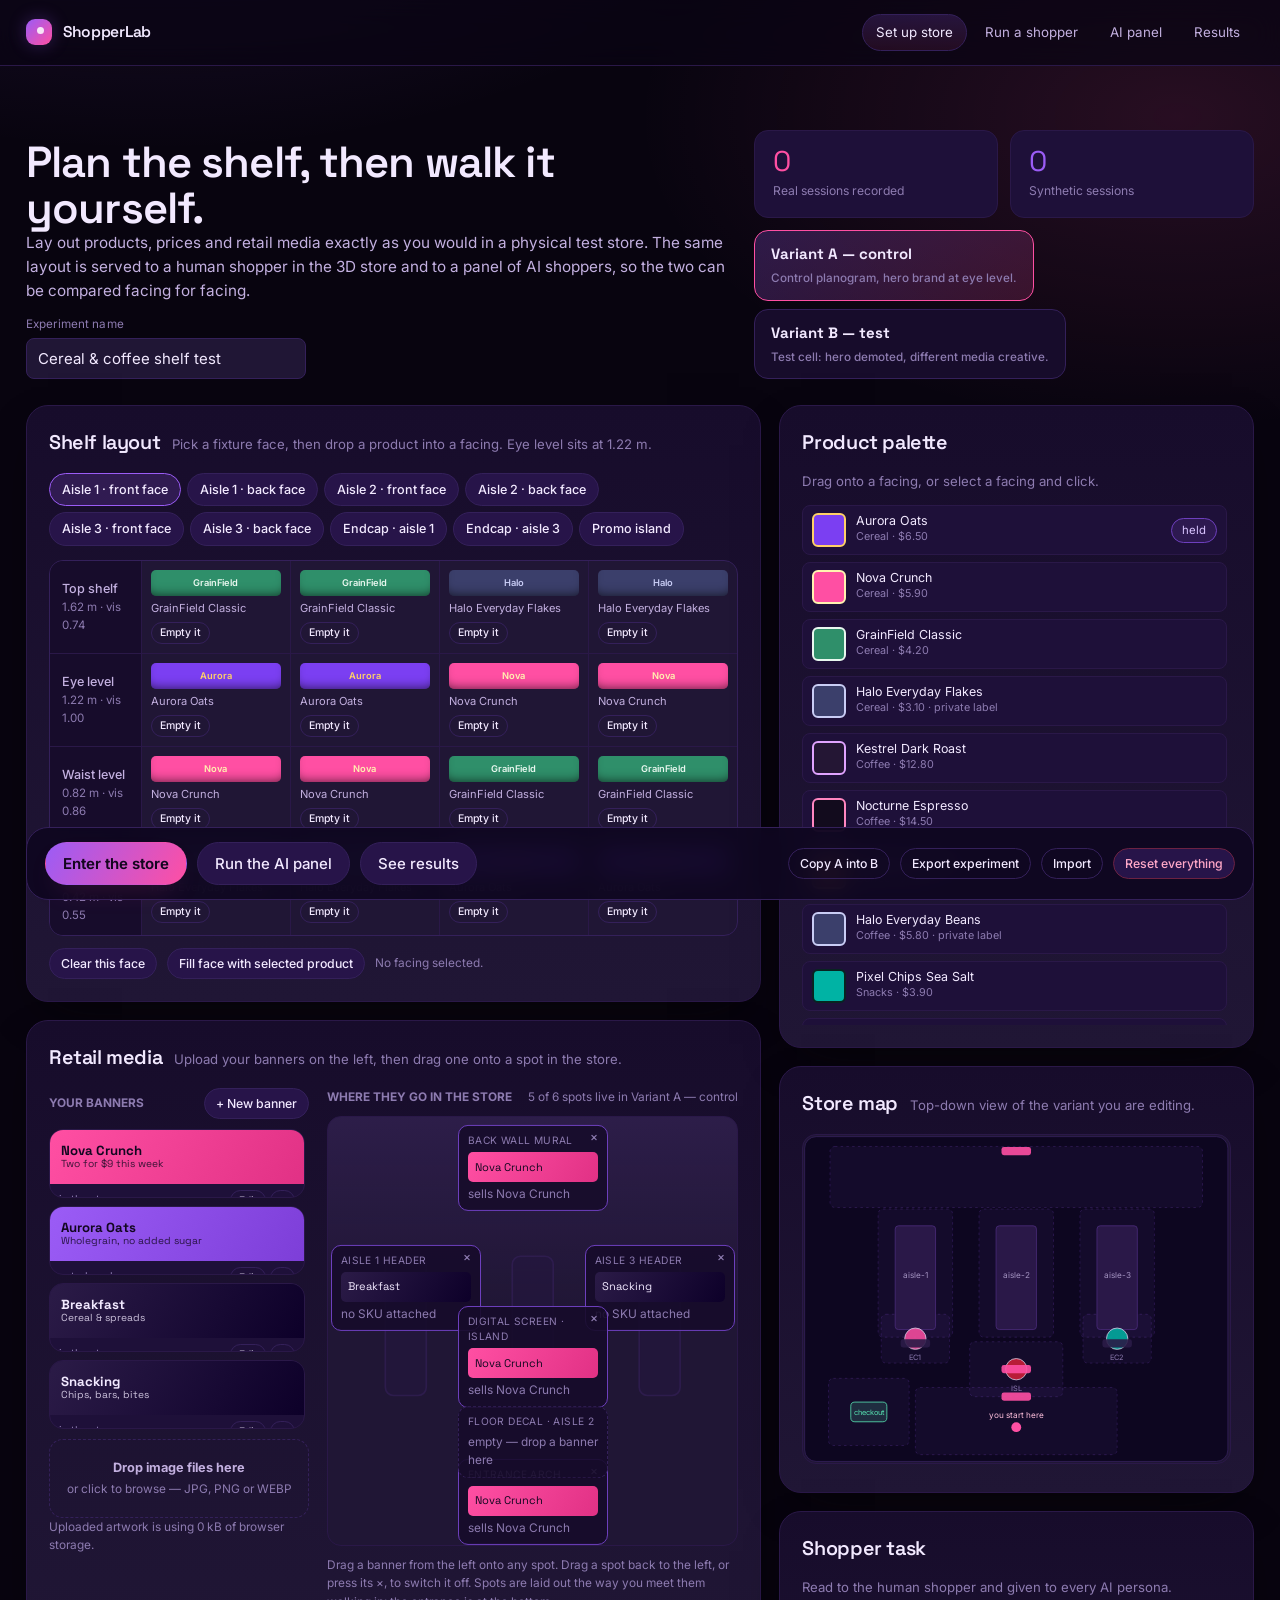
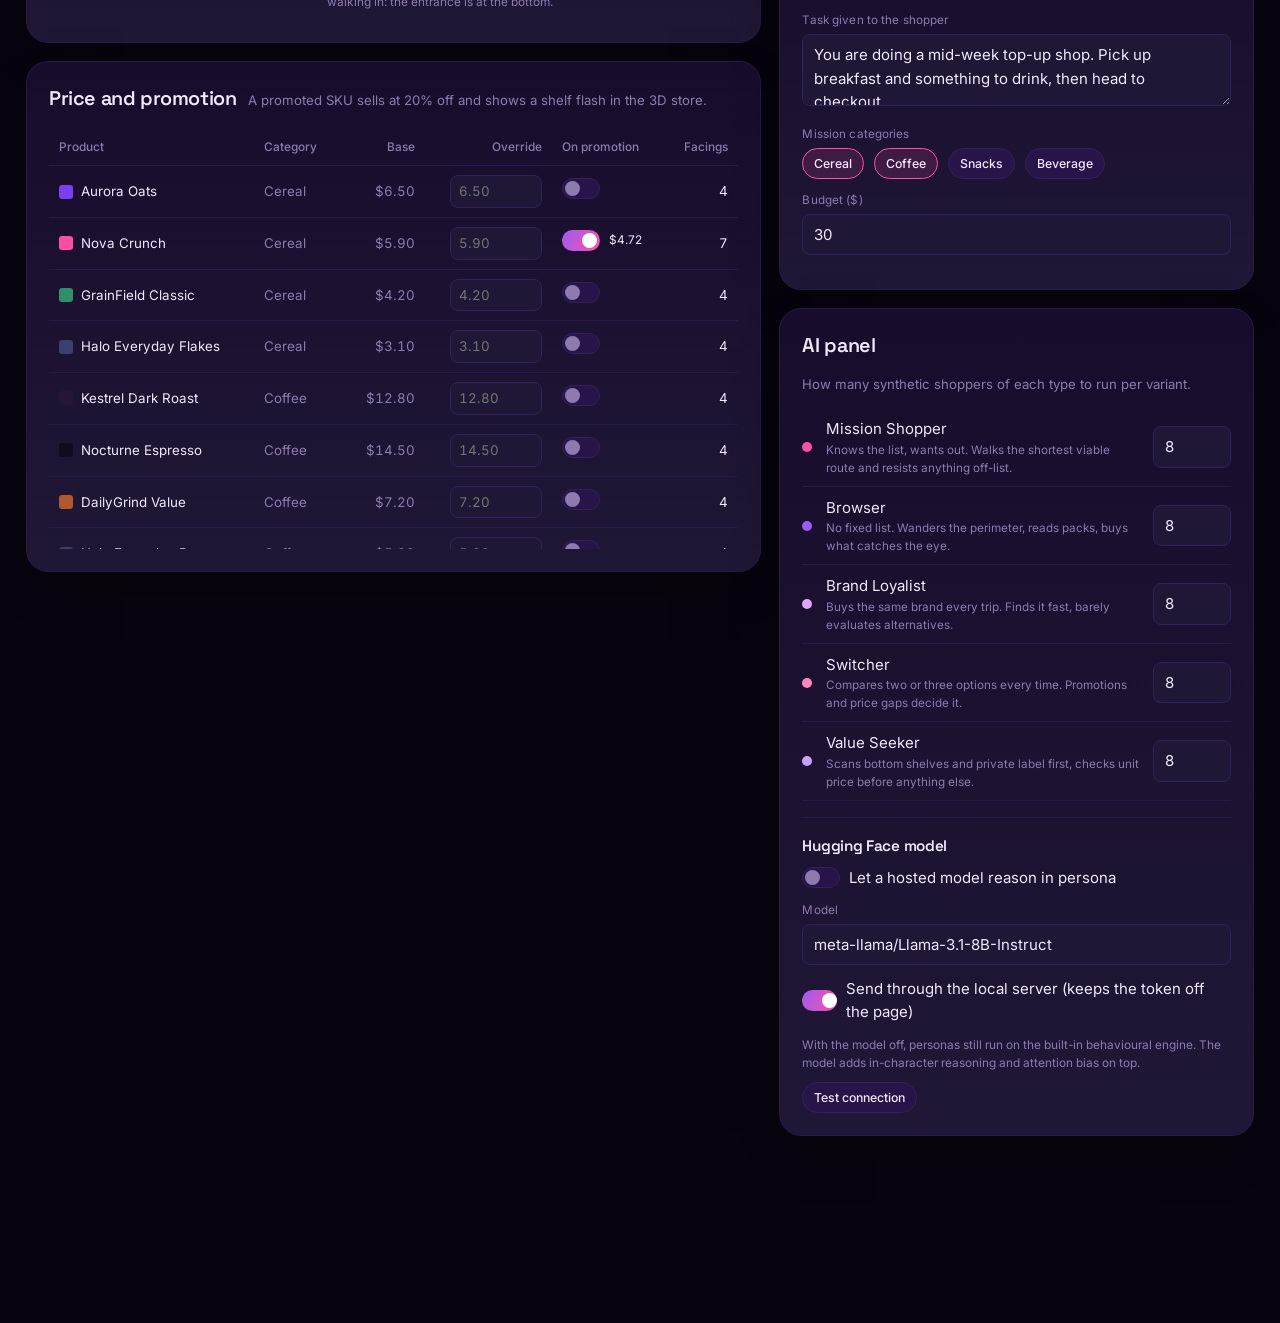
<file: index.html>
<!DOCTYPE html>
<html lang="en">
<head>
<meta charset="utf-8">
<meta name="viewport" content="width=device-width, initial-scale=1">
<title>ShopperLab — set up store</title>
<link rel="preconnect" href="https://fonts.googleapis.com">
<link rel="preconnect" href="https://fonts.gstatic.com" crossorigin>
<link href="https://fonts.googleapis.com/css2?family=Inter:wght@400;500;600&family=Space+Grotesk:wght@500;600;700&display=swap" rel="stylesheet">
<link rel="stylesheet" href="assets/css/theme.css">
<style>
  .hero {
    display: grid;
    grid-template-columns: minmax(0, 1.4fr) minmax(0, 1fr);
    gap: 28px;
    align-items: end;
    padding: 34px 0 26px;
  }
  .hero .lede { color: var(--text-2); font-size: 1.02rem; }
  .variant-switch { display: flex; gap: 8px; flex-wrap: wrap; }
  .variant-switch button {
    border-radius: var(--r-md);
    padding: 11px 16px;
    text-align: left;
    min-width: 168px;
    background: var(--panel);
  }
  .variant-switch button[data-on="1"] {
    border-color: var(--pink);
    background: linear-gradient(140deg, rgba(155,92,246,.24), rgba(255,79,163,.16));
  }
  .variant-switch button b { display: block; font-family: var(--display); }
  .variant-switch button span { font-size: .78rem; color: var(--muted); }

  .bay-tabs { display: flex; gap: 6px; flex-wrap: wrap; margin-bottom: 14px; }
  .bay-tabs button { padding: 6px 12px; font-size: .84rem; }
  .bay-tabs button[data-on="1"] { border-color: var(--violet); background: rgba(155,92,246,.18); }

  .shelf-face { border: 1px solid var(--line); border-radius: var(--r-md); overflow: hidden; background: var(--deep); }
  .shelf-row { display: grid; grid-template-columns: 92px repeat(var(--slots, 4), minmax(0, 1fr)); gap: 0; border-bottom: 1px solid var(--line-soft); }
  .shelf-row:last-child { border-bottom: 0; }
  .shelf-row > .lvl {
    padding: 10px 12px;
    font-size: .77rem;
    color: var(--muted);
    background: var(--panel);
    border-right: 1px solid var(--line-soft);
    display: flex; flex-direction: column; justify-content: center;
  }
  .shelf-row > .lvl b { color: var(--text-2); font-weight: 500; font-size: .84rem; }
  .slot {
    min-height: 74px;
    padding: 9px;
    border-right: 1px solid var(--line-soft);
    cursor: pointer;
    display: flex; flex-direction: column; gap: 6px;
    background: transparent;
    transition: background .14s;
  }
  .slot:last-child { border-right: 0; }
  .slot:hover { background: rgba(155,92,246,.09); }
  .slot[data-sel="1"] { box-shadow: inset 0 0 0 2px var(--pink); }
  .slot.drag-over { background: rgba(255,79,163,.16); }
  .slot .pack {
    height: 26px; border-radius: 5px;
    box-shadow: inset 0 -8px 12px -8px rgba(0,0,0,.7);
    display: flex; align-items: center; justify-content: center;
    font-size: .62rem; color: rgba(255,255,255,.9); font-weight: 600;
  }
  .slot .nm { font-size: .74rem; line-height: 1.25; color: var(--text-2); }
  .slot.empty { color: var(--muted); font-size: .74rem; align-items: center; justify-content: center; }

  .palette { display: flex; flex-direction: column; gap: 7px; max-height: 520px; overflow: auto; padding-right: 4px; }
  .pal-item {
    display: grid; grid-template-columns: 34px minmax(0,1fr) auto;
    gap: 10px; align-items: center;
    padding: 7px 9px;
    border: 1px solid var(--line-soft);
    border-radius: var(--r-sm);
    background: var(--panel-2);
    cursor: grab;
  }
  .pal-item:hover { border-color: var(--violet-dim); }
  .pal-item .sw { width: 34px; height: 34px; border-radius: 6px; }
  .pal-item .nm { font-size: .83rem; line-height: 1.2; }
  .pal-item .meta { font-size: .72rem; color: var(--muted); }

  .media-layout { display: grid; grid-template-columns: 260px minmax(0, 1fr); gap: 18px; align-items: start; }
  @media (max-width: 860px) { .media-layout { grid-template-columns: 1fr; } }

  .creative-list { display: flex; flex-direction: column; gap: 8px; max-height: 300px; overflow: auto; padding-right: 4px; }
  .creative {
    border: 1px solid var(--line-soft); border-radius: var(--r-md);
    background: var(--panel-2); cursor: grab; overflow: hidden;
  }
  .creative:hover { border-color: var(--violet); }
  .creative[data-active="1"] { border-color: var(--pink); }
  .creative .thumb {
    height: 54px; background-size: cover; background-position: center;
    display: flex; flex-direction: column; justify-content: center;
    padding: 0 11px; font-family: var(--display); line-height: 1.1;
  }
  .creative .thumb b { font-size: .88rem; }
  .creative .thumb span { font-size: .68rem; opacity: .82; }
  .creative .foot { display: flex; justify-content: space-between; align-items: center; gap: 6px; padding: 6px 9px; font-size: .72rem; color: var(--muted); }
  .creative .foot button { padding: 2px 8px; font-size: .68rem; }

  .dropzone-upload {
    display: flex; flex-direction: column; gap: 3px; align-items: center; justify-content: center;
    margin-top: 10px; padding: 18px 12px; text-align: center; cursor: pointer;
    border: 1px dashed var(--line); border-radius: var(--r-md); color: var(--text-2);
  }
  .dropzone-upload.over { border-color: var(--pink); background: rgba(255,79,163,.1); }
  .dropzone-upload b { font-size: .85rem; }

  .store-board {
    position: relative; border: 1px solid var(--line-soft); border-radius: var(--r-md);
    background:
      linear-gradient(180deg, rgba(155,92,246,.10), transparent 45%),
      var(--deep);
    height: 430px; overflow: hidden;
  }
  .store-board .floorplan { position: absolute; inset: 0; opacity: .5; }
  .spot {
    position: absolute; transform: translate(-50%, -50%);
    width: 150px; min-height: 62px;
    border: 1px dashed var(--line); border-radius: 10px;
    background: rgba(23,12,43,.9);
    padding: 7px 9px; font-size: .72rem; color: var(--muted);
    display: flex; flex-direction: column; gap: 3px; justify-content: center;
    transition: border-color .15s, background .15s;
  }
  .spot .where { font-size: .68rem; letter-spacing: .04em; text-transform: uppercase; color: var(--muted); }
  .spot.filled { border-style: solid; border-color: var(--violet-dim); cursor: grab; }
  .spot.over { border-color: var(--pink); background: rgba(255,79,163,.18); }
  .spot .art { height: 30px; border-radius: 5px; background-size: cover; background-position: center;
               display: flex; align-items: center; padding: 0 7px; font-family: var(--display); font-size: .74rem; overflow: hidden; }
  .spot .kill { position: absolute; top: 3px; right: 4px; border: 0; background: transparent; color: var(--muted); padding: 2px 5px; font-size: .8rem; line-height: 1; }
  .spot .kill:hover { color: var(--pink); background: transparent; }

  .price-table td input[type="number"] { width: 92px; padding: 5px 8px; }
  .persona-row { display: grid; grid-template-columns: 12px minmax(0,1fr) 78px; gap: 12px; align-items: center; padding: 9px 0; border-bottom: 1px solid var(--line-soft); }
  .persona-row .dot { width: 10px; height: 10px; border-radius: 50%; }
  .persona-row .blurb { font-size: .78rem; color: var(--muted); }

  .map { width: 100%; height: auto; border: 1px solid var(--line-soft); border-radius: var(--r-md); background: var(--deep); }
  .sticky-actions {
    position: sticky; bottom: 0; margin-top: 24px;
    display: flex; gap: 10px; flex-wrap: wrap; align-items: center;
    padding: 14px 18px; border: 1px solid var(--line);
    border-radius: var(--r-lg);
    background: rgba(15, 7, 32, .92); backdrop-filter: blur(12px);
    z-index: 20;
  }
  @media (max-width: 900px) { .hero { grid-template-columns: 1fr; } }
</style>
</head>
<body class="app">

<header class="topbar">
  <a class="brand" href="index.html"><span class="mark"></span> ShopperLab</a>
  <nav class="nav"></nav>
</header>

<main class="wrap wide">

  <section class="hero">
    <div>
      <h1>Plan the shelf, then walk it yourself.</h1>
      <p class="lede">Lay out products, prices and retail media exactly as you would in a physical test store.
        The same layout is served to a human shopper in the 3D store and to a panel of AI shoppers, so the two
        can be compared facing for facing.</p>
      <div class="row">
        <label class="field" style="margin:0;min-width:280px">
          <span>Experiment name</span>
          <input type="text" id="expName">
        </label>
      </div>
    </div>
    <div>
      <div class="grid c2" style="gap:12px">
        <div class="stat accent-real"><div class="k" id="statReal">0</div><div class="l">Real sessions recorded</div></div>
        <div class="stat accent-synth"><div class="k" id="statSynth">0</div><div class="l">Synthetic sessions</div></div>
      </div>
      <div style="margin-top:12px" class="variant-switch" id="variantSwitch"></div>
    </div>
  </section>

  <div class="grid split">
    <div>
      <section class="panel">
        <header>
          <h2>Shelf layout</h2>
          <p>Pick a fixture face, then drop a product into a facing. Eye level sits at 1.22 m.</p>
        </header>
        <div class="bay-tabs" id="bayTabs"></div>
        <div class="shelf-face" id="shelfFace"></div>
        <div class="row" style="margin-top:12px">
          <button class="small" id="clearFace">Clear this face</button>
          <button class="small" id="fillFace">Fill face with selected product</button>
          <span class="tiny muted" id="slotHint">No facing selected.</span>
        </div>
      </section>

      <section class="panel">
        <header>
          <h2>Retail media</h2>
          <p>Upload your banners on the left, then drag one onto a spot in the store.</p>
        </header>

        <div class="media-layout">
          <div>
            <div class="spread" style="margin-bottom:10px">
              <b class="tiny muted">YOUR BANNERS</b>
              <button class="small" id="addCreative">+ New banner</button>
            </div>
            <div id="creativeList" class="creative-list"></div>
            <label class="dropzone-upload" id="uploadZone">
              <input type="file" id="bannerFile" accept="image/*" multiple hidden>
              <b>Drop image files here</b>
              <span class="tiny muted">or click to browse — JPG, PNG or WEBP</span>
            </label>
            <p class="tiny muted" id="storageNote"></p>
          </div>

          <div>
            <div class="spread" style="margin-bottom:10px">
              <b class="tiny muted">WHERE THEY GO IN THE STORE</b>
              <span class="tiny muted" id="mediaCount"></span>
            </div>
            <div class="store-board" id="storeBoard"></div>
            <p class="tiny muted" style="margin-top:10px">
              Drag a banner from the left onto any spot. Drag a spot back to the left, or press its ×, to switch it off.
              Spots are laid out the way you meet them walking in: the entrance is at the bottom.
            </p>
          </div>
        </div>

        <div id="creativeEditor" hidden></div>
      </section>

      <section class="panel">
        <header>
          <h2>Price and promotion</h2>
          <p>A promoted SKU sells at 20% off and shows a shelf flash in the 3D store.</p>
        </header>
        <div style="max-height:420px;overflow:auto">
          <table class="price-table">
            <thead><tr><th>Product</th><th>Category</th><th class="num">Base</th><th class="num">Override</th><th>On promotion</th><th class="num">Facings</th></tr></thead>
            <tbody id="priceBody"></tbody>
          </table>
        </div>
      </section>
    </div>

    <div>
      <section class="panel">
        <header><h2>Product palette</h2><p>Drag onto a facing, or select a facing and click.</p></header>
        <div class="palette" id="palette"></div>
      </section>

      <section class="panel">
        <header><h2>Store map</h2><p>Top-down view of the variant you are editing.</p></header>
        <svg class="map" id="storeMap" viewBox="0 0 520 400" role="img" aria-label="Top-down store map"></svg>
      </section>

      <section class="panel">
        <header><h2>Shopper task</h2><p>Read to the human shopper and given to every AI persona.</p></header>
        <label class="field"><span>Task given to the shopper</span><textarea id="taskText"></textarea></label>
        <label class="field"><span>Mission categories</span><div class="row" id="missionCats"></div></label>
        <label class="field"><span>Budget ($)</span><input type="number" id="budget" min="0" step="1"></label>
      </section>

      <section class="panel">
        <header><h2>AI panel</h2><p>How many synthetic shoppers of each type to run per variant.</p></header>
        <div id="personaList"></div>
        <hr class="divider">
        <h3 style="margin-bottom:8px">Hugging Face model</h3>
        <label class="switch" style="margin-bottom:12px"><input type="checkbox" id="hfEnabled"> <span>Let a hosted model reason in persona</span></label>
        <label class="field"><span>Model</span><input type="text" id="hfModel" placeholder="meta-llama/Llama-3.1-8B-Instruct"></label>
        <label class="switch" style="margin-bottom:12px"><input type="checkbox" id="hfProxy"> <span>Send through the local server (keeps the token off the page)</span></label>
        <label class="field" id="tokenField"><span>Access token (browser-side only)</span><input type="password" id="hfToken" placeholder="hf_..."></label>
        <p class="tiny muted">With the model off, personas still run on the built-in behavioural engine. The model adds
          in-character reasoning and attention bias on top.</p>
        <button class="small" id="hfTest">Test connection</button>
        <span class="tiny" id="hfStatus"></span>
      </section>
    </div>
  </div>

  <div class="sticky-actions">
    <a class="btn btn-primary" href="store.html">Enter the store</a>
    <a class="btn" href="simulate.html">Run the AI panel</a>
    <a class="btn" href="results.html">See results</a>
    <span style="flex:1"></span>
    <button class="small ghost" id="dupVariant">Copy A into B</button>
    <button class="small ghost" id="exportBtn">Export experiment</button>
    <button class="small ghost" id="importBtn">Import</button>
    <button class="small danger" id="resetBtn">Reset everything</button>
    <input type="file" id="importFile" accept="application/json" hidden>
  </div>
</main>

<script type="module" src="assets/js/setup/setup.js"></script>
</body>
</html>
</file>
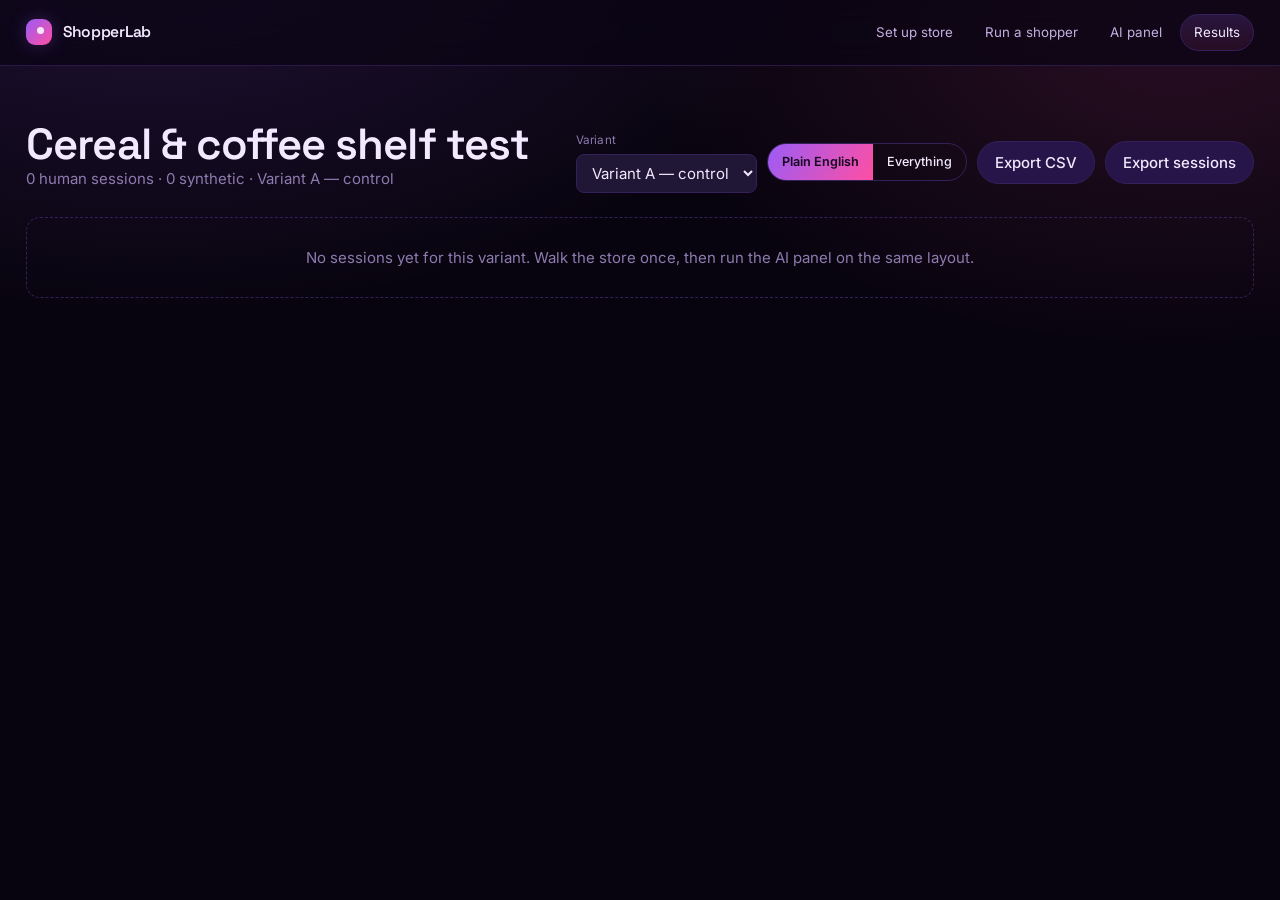
<file: results.html>
<!DOCTYPE html>
<html lang="en">
<head>
<meta charset="utf-8">
<meta name="viewport" content="width=device-width, initial-scale=1">
<title>ShopperLab — results</title>
<link rel="preconnect" href="https://fonts.googleapis.com">
<link rel="preconnect" href="https://fonts.gstatic.com" crossorigin>
<link href="https://fonts.googleapis.com/css2?family=Inter:wght@400;500;600&family=Space+Grotesk:wght@500;600;700&display=swap" rel="stylesheet">
<link rel="stylesheet" href="assets/css/theme.css">
<style>
  .fidelity {
    display: grid; grid-template-columns: 220px minmax(0,1fr); gap: 30px; align-items: center;
  }
  @media (max-width: 760px) { .fidelity { grid-template-columns: 1fr; } }
  .dial { position: relative; width: 210px; height: 210px; }
  .dial svg { transform: rotate(-90deg); }
  .dial .val {
    position: absolute; inset: 0; display: grid; place-content: center; text-align: center;
  }
  .dial .val b { font-family: var(--display); font-size: 3.1rem; line-height: 1; letter-spacing: -.04em; }
  .dial .val span { font-size: .78rem; color: var(--muted); }

  .comp { display: grid; grid-template-columns: minmax(0,1fr) 64px; gap: 12px; align-items: center; padding: 7px 0; }
  .comp .track { height: 8px; border-radius: 999px; background: var(--raise); overflow: hidden; }
  .comp .track > i { display: block; height: 100%; background: linear-gradient(90deg, var(--pink), var(--violet)); }
  .comp .lbl { font-size: .86rem; }
  .comp .det { font-size: .74rem; color: var(--muted); }
  .comp .num { text-align: right; font-variant-numeric: tabular-nums; font-size: .9rem; }

  .paired { display: grid; grid-template-columns: 190px minmax(0,1fr) 96px; gap: 12px; align-items: center; padding: 7px 0; border-bottom: 1px solid var(--line-soft); }
  .paired .name { font-size: .85rem; display: flex; align-items: center; gap: 8px; }
  .paired .name i { width: 10px; height: 10px; border-radius: 3px; display: inline-block; }
  .paired .bars { display: grid; gap: 4px; }
  .paired .delta { text-align: right; font-size: .8rem; font-variant-numeric: tabular-nums; }
  @media (max-width: 700px) { .paired { grid-template-columns: 120px minmax(0,1fr) 66px; } }

  .insight { border: 1px solid var(--line-soft); border-left-width: 3px; border-radius: var(--r-md); padding: 14px 16px; background: var(--panel-2); }
  .insight.win { border-left-color: var(--ok); }
  .insight.watch { border-left-color: var(--warn); }
  .insight.risk { border-left-color: var(--pink); }
  .insight.info { border-left-color: var(--violet); }
  .insight h3 { font-size: .98rem; margin-bottom: 5px; }
  .insight p { font-size: .87rem; color: var(--text-2); margin: 0 0 6px; }
  .legend { display: flex; gap: 16px; font-size: .8rem; color: var(--muted); }
  .seg { display: inline-flex; border: 1px solid var(--line); border-radius: 999px; overflow: hidden; }
  .seg button { border: 0; border-radius: 0; background: transparent; padding: 8px 14px; font-size: .84rem; }
  .seg button.on { background: linear-gradient(120deg, var(--violet), var(--pink)); color: #14061f; font-weight: 600; }
  body.simple .advanced { display: none; }
  body.simple .comp .det { display: none; }
  .verdict-panel { border-color: var(--line); background: linear-gradient(150deg, rgba(255,79,163,.12), rgba(155,92,246,.10)), var(--panel); }
  .verdict-line { font-size: 1.02rem; line-height: 1.6; color: var(--text); margin-bottom: 10px; }
  .verdict-line:last-child { margin-bottom: 0; }
  .verdict-line b { color: var(--pink); font-weight: 600; }
  .comp .plain { font-size: .78rem; color: var(--text-2); }
  .legend i { width: 10px; height: 10px; border-radius: 3px; display: inline-block; margin-right: 6px; }
</style>
</head>
<body class="app simple">
<header class="topbar">
  <a class="brand" href="index.html"><span class="mark"></span> ShopperLab</a>
  <nav class="nav"></nav>
</header>

<main class="wrap wide">
  <section style="padding:26px 0 14px" class="spread">
    <div>
      <h1 id="expTitle">Results</h1>
      <p class="muted" id="subtitle"></p>
    </div>
    <div class="row">
      <label class="field" style="margin:0"><span>Variant</span><select id="variantSel"></select></label>
      <div class="seg" id="detailToggle">
        <button data-mode="simple" class="on">Plain English</button>
        <button data-mode="full">Everything</button>
      </div>
      <button id="exportCsv">Export CSV</button>
      <button id="exportJson">Export sessions</button>
    </div>
  </section>

  <div id="emptyState" class="empty" hidden>
    No sessions yet for this variant. Walk the store once, then run the AI panel on the same layout.
  </div>

  <div id="content">
    <section class="panel verdict-panel">
      <header><h2>The short version</h2><p>Everything below in three sentences.</p></header>
      <div id="verdict"></div>
    </section>

    <section class="panel">
      <header><h2>Can the AI shoppers stand in for people?</h2>
        <p>One score, built from six independent agreements between the two panels.</p></header>
      <div class="fidelity">
        <div class="dial" id="dial"></div>
        <div>
          <h3 id="gradeLabel" style="margin-bottom:4px"></h3>
          <p class="muted tiny" id="gradeNote" style="margin-bottom:14px"></p>
          <div id="components"></div>
        </div>
      </div>
    </section>

    <div class="grid c4" id="headline" style="margin-top:18px"></div>

    <section class="panel">
      <header>
        <h2>What shoppers looked at</h2>
        <p>Longer bar means more time spent looking at that product. Pink is real people, purple is the AI panel — if the two bars are about the same length, the AI got that product right.</p>
        <span class="legend" style="margin-left:auto"><span><i style="background:var(--pink)"></i>real</span><span><i style="background:var(--violet)"></i>synthetic</span></span>
      </header>
      <div id="attentionChart"></div>
    </section>

    <div class="grid c2">
      <section class="panel">
        <header><h2>What shoppers bought</h2><p>Share of everything bought. Same idea: matching bar lengths mean the AI predicted that product's sales correctly.</p></header>
        <div id="purchaseChart"></div>
      </section>
      <section class="panel">
        <header><h2>Where they spent their time</h2><p>Which parts of the store held people, and whether the AI wandered the same way.</p></header>
        <div id="zoneChart"></div>
      </section>
    </div>

    <div class="grid c2">
      <section class="panel advanced">
        <header><h2>Paths walked</h2><p>Every recorded route, overlaid on the store.</p></header>
        <svg id="pathMap" viewBox="0 0 520 400" class="map" style="width:100%;border:1px solid var(--line-soft);border-radius:14px;background:var(--deep)"></svg>
      </section>
      <section class="panel">
        <header><h2>Did the banners work?</h2><p>How long eyes rested on each banner, and how many of the people who looked at its product ended up buying it.</p></header>
        <div id="mediaTable"></div>
      </section>
    </div>

    <section class="panel">
      <header><h2>Variant A versus variant B</h2><p>What changing the layout did to each product, and whether the AI panel saw the same change the humans did.</p></header>
      <div id="abBlock"></div>
    </section>

    <section class="panel">
      <header>
        <h2>What to do about it</h2>
        <p>Written from the numbers above. Red first, then amber, then what is working.</p>
        <button class="small" id="narrateBtn" style="margin-left:auto">Write the summary with the model</button>
      </header>
      <div id="narrative"></div>
      <div class="stack" id="insights" style="margin-top:14px"></div>
    </section>

    <section class="panel advanced">
      <header><h2>Against a physical test</h2><p>Same read, same store, different instrument.</p></header>
      <div class="grid c4" id="economics"></div>
      <p class="tiny muted" style="margin-top:12px">Physical benchmark assumes a $100k, ten-week controlled store
        study. Digital cost counts setup time at $90/hour plus $12 per recruited human session and hosted
        inference for the synthetic panel. Change the assumptions in metrics.js to match your own rate card.</p>
    </section>
  </div>
</main>

<script type="module" src="assets/js/analytics/dashboard.js"></script>
</body>
</html>
</file>
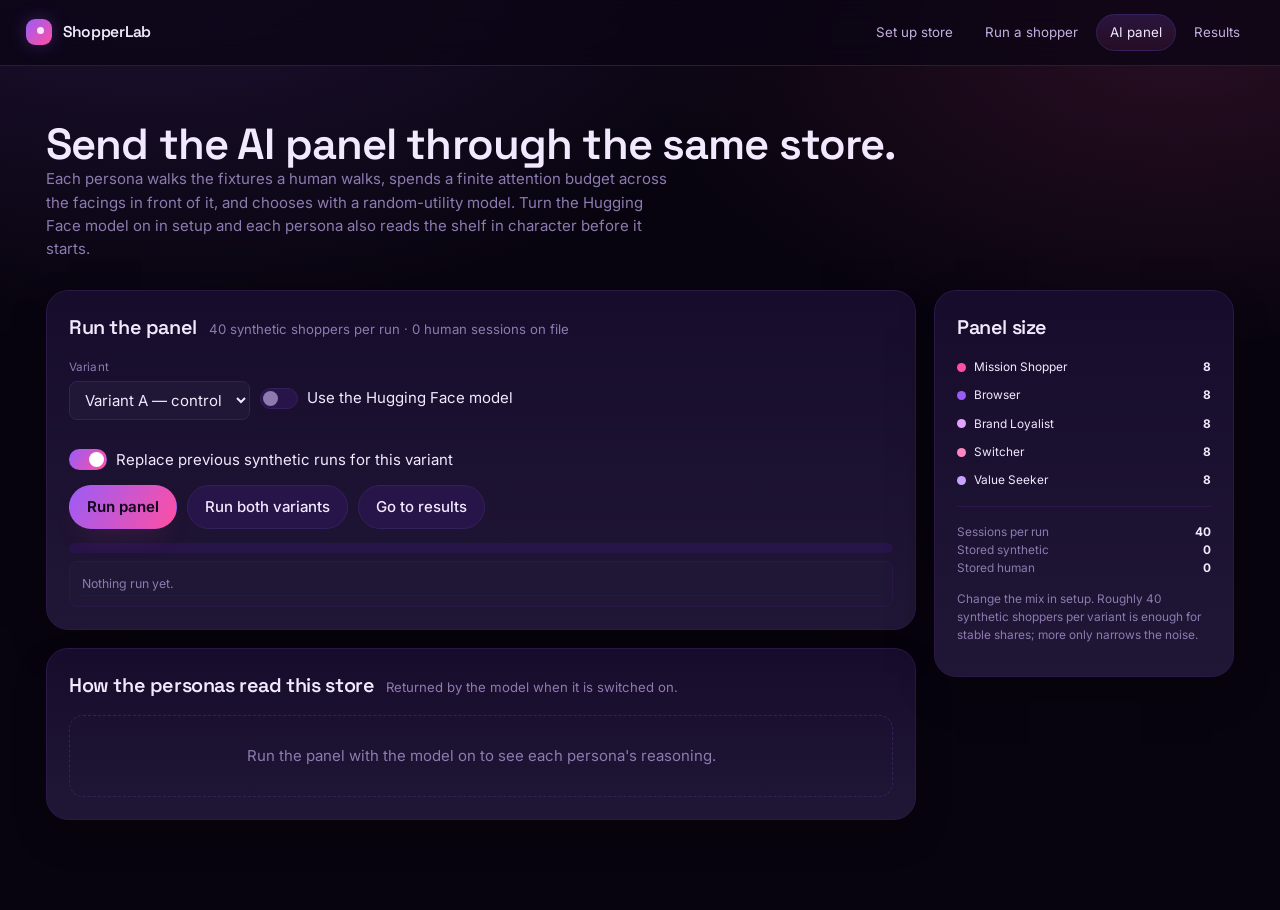
<file: simulate.html>
<!DOCTYPE html>
<html lang="en">
<head>
<meta charset="utf-8">
<meta name="viewport" content="width=device-width, initial-scale=1">
<title>ShopperLab — AI panel</title>
<link rel="preconnect" href="https://fonts.googleapis.com">
<link rel="preconnect" href="https://fonts.gstatic.com" crossorigin>
<link href="https://fonts.googleapis.com/css2?family=Inter:wght@400;500;600&family=Space+Grotesk:wght@500;600;700&display=swap" rel="stylesheet">
<link rel="stylesheet" href="assets/css/theme.css">
<style>
  .runner { display: grid; grid-template-columns: minmax(0,1fr) 300px; gap: 18px; align-items: start; }
  @media (max-width: 900px) { .runner { grid-template-columns: 1fr; } }
  .progress { height: 10px; border-radius: 999px; background: var(--raise); overflow: hidden; margin: 14px 0 8px; }
  .progress > i { display: block; height: 100%; width: 0%; background: linear-gradient(90deg, var(--violet), var(--pink)); transition: width .2s; }
  .log { font-size: .82rem; color: var(--text-2); max-height: 220px; overflow: auto; border: 1px solid var(--line-soft); border-radius: var(--r-sm); padding: 10px 12px; background: var(--deep); }
  .log div { padding: 2px 0; border-bottom: 1px solid rgba(52,32,90,.4); }
  .brief { border: 1px solid var(--line-soft); border-radius: var(--r-md); padding: 14px; background: var(--panel-2); }
  .brief h4 { display: flex; align-items: center; gap: 8px; font-size: .95rem; margin-bottom: 6px; }
  .brief .dot { width: 10px; height: 10px; border-radius: 50%; }
  .brief p { font-size: .86rem; color: var(--text-2); margin: 0; }
</style>
</head>
<body class="app">
<header class="topbar">
  <a class="brand" href="index.html"><span class="mark"></span> ShopperLab</a>
  <nav class="nav"></nav>
</header>

<main class="wrap">
  <section style="padding:26px 0 18px">
    <h1>Send the AI panel through the same store.</h1>
    <p class="muted" style="max-width:70ch">Each persona walks the fixtures a human walks, spends a finite
      attention budget across the facings in front of it, and chooses with a random-utility model. Turn the
      Hugging Face model on in setup and each persona also reads the shelf in character before it starts.</p>
  </section>

  <div class="runner">
    <div>
      <section class="panel">
        <header><h2>Run the panel</h2><p id="panelSummary"></p></header>
        <div class="row">
          <label class="field" style="margin:0;min-width:180px">
            <span>Variant</span>
            <select id="variantSel"></select>
          </label>
          <label class="switch" style="margin-top:18px"><input type="checkbox" id="useModel"> <span>Use the Hugging Face model</span></label>
          <label class="switch" style="margin-top:18px"><input type="checkbox" id="replace" checked> <span>Replace previous synthetic runs for this variant</span></label>
        </div>
        <div class="row" style="margin-top:14px">
          <button class="primary" id="runBtn">Run panel</button>
          <button id="runBoth">Run both variants</button>
          <a class="btn ghost" href="results.html">Go to results</a>
        </div>
        <div class="progress"><i id="bar"></i></div>
        <div class="log" id="log"><div class="muted">Nothing run yet.</div></div>
      </section>

      <section class="panel">
        <header><h2>How the personas read this store</h2><p>Returned by the model when it is switched on.</p></header>
        <div class="grid c2" id="briefs">
          <div class="empty" style="grid-column:1/-1">Run the panel with the model on to see each persona's reasoning.</div>
        </div>
      </section>
    </div>

    <aside>
      <section class="panel">
        <header><h2>Panel size</h2></header>
        <div id="mix" class="stack"></div>
        <hr class="divider">
        <div class="kv spread tiny"><span class="muted">Sessions per run</span><b id="perRun">0</b></div>
        <div class="kv spread tiny"><span class="muted">Stored synthetic</span><b id="storedSynth">0</b></div>
        <div class="kv spread tiny"><span class="muted">Stored human</span><b id="storedReal">0</b></div>
        <p class="tiny muted" style="margin-top:12px">Change the mix in setup. Roughly 40 synthetic shoppers per
          variant is enough for stable shares; more only narrows the noise.</p>
      </section>
    </aside>
  </div>
</main>

<script type="module" src="assets/js/ai/panel.js"></script>
</body>
</html>
</file>
<file: assets/css/theme.css>
/* ShopperLab — visual system
   Two colours carry meaning throughout the product:
   pink  = real shoppers (human)
   violet = synthetic shoppers (AI personas)
   Anything that blends the two is an agreement / fidelity signal. */

:root {
  --void: #08040f;
  --deep: #201635;
  --panel: #170c2b;
  --panel-2: #1e1039;
  --raise: #271449;
  --line: #34205a;
  --line-soft: #2a1848;

  --violet: #9b5cf6;
  --violet-dim: #6d3fbd;
  --violet-glow: rgba(155, 92, 246, .28);
  --pink: #ff4fa3;
  --pink-dim: #c33a7d;
  --pink-glow: rgba(255, 79, 163, .26);
  --blend: #d055cd;

  --text: #f2e9ff;
  --text-2: #c3b0e0;
  --muted: #8d7bb0;
  --warn: #ffb35c;
  --ok: #56e0b0;

  --r-sm: 8px;
  --r-md: 14px;
  --r-lg: 22px;

  --shadow-lift: 0 18px 48px -22px rgba(5, 4, 4, 0.95);
  --ring: 0 0 0 1px var(--line);

  --sans: "Inter", ui-sans-serif, system-ui, -apple-system, "Segoe UI", sans-serif;
  --display: "Space Grotesk", var(--sans);
}

* { box-sizing: border-box; }

html, body {
  margin: 0;
  padding: 0;
  background: var(--void);
  color: var(--text);
  font-family: var(--sans);
  font-size: 15px;
  line-height: 1.55;
  -webkit-font-smoothing: antialiased;
}

body.app {
  background:
    radial-gradient(1100px 620px at 12% -8%, rgba(155, 92, 246, .17), transparent 62%),
    radial-gradient(900px 520px at 92% 4%, rgba(255, 79, 163, .13), transparent 60%),
    var(--void);
  min-height: 100vh;
}

h1, h2, h3, h4 { font-family: var(--display); font-weight: 600; letter-spacing: -.02em; margin: 0; }
h1 { font-size: clamp(1.9rem, 3.4vw, 2.9rem); line-height: 1.05; }
h2 { font-size: 1.32rem; }
h3 { font-size: 1.02rem; }
p { margin: 0 0 .8em; max-width: 72ch; }
a { color: var(--pink); text-decoration: none; }
a:hover { text-decoration: underline; }

::selection { background: var(--pink); color: #12051d; }

:focus-visible {
  outline: 2px solid var(--pink);
  outline-offset: 2px;
  border-radius: 4px;
}

/* ---------- shell ---------- */

.topbar {
  display: flex;
  align-items: center;
  gap: 22px;
  padding: 14px 26px;
  border-bottom: 1px solid var(--line-soft);
  background: rgba(10, 5, 20, .72);
  backdrop-filter: blur(14px);
  position: sticky;
  top: 0;
  z-index: 40;
}

.brand {
  display: flex;
  align-items: center;
  gap: 11px;
  font-family: var(--display);
  font-weight: 600;
  font-size: 1.04rem;
  letter-spacing: -.02em;
  color: var(--text);
}
.brand .mark {
  width: 26px; height: 26px;
  border-radius: 9px;
  background: linear-gradient(135deg, var(--violet), var(--pink));
  box-shadow: 0 0 18px var(--violet-glow);
  position: relative;
}
.brand .mark::after {
  content: "";
  position: absolute; inset: 8px 8px auto auto;
  width: 7px; height: 7px; border-radius: 50%;
  background: #fff; opacity: .85;
}

.nav { display: flex; gap: 4px; margin-left: auto; flex-wrap: wrap; }
.nav a {
  color: var(--text-2);
  padding: 7px 13px;
  border-radius: 999px;
  font-size: .89rem;
  border: 1px solid transparent;
}
.nav a:hover { color: var(--text); background: var(--panel); text-decoration: none; }
.nav a[aria-current="page"] {
  color: var(--text);
  border-color: var(--line);
  background: linear-gradient(180deg, rgba(155, 92, 246, .18), rgba(255, 79, 163, .09));
}

.wrap { max-width: 1240px; margin: 0 auto; padding: 30px 26px 90px; }
.wrap.wide { max-width: 1500px; }

/* ---------- panels ---------- */

.panel {
  background: linear-gradient(180deg, var(--panel), var(--deep));
  border: 1px solid var(--line-soft);
  border-radius: var(--r-lg);
  padding: 22px;
  box-shadow: var(--shadow-lift);
}
.panel + .panel { margin-top: 18px; }
.panel > header {
  display: flex;
  align-items: baseline;
  gap: 12px;
  margin-bottom: 14px;
  flex-wrap: wrap;
}
.panel > header p { color: var(--muted); font-size: .88rem; margin: 0; }

.grid { display: grid; gap: 18px; }
.grid.c2 { grid-template-columns: repeat(2, minmax(0, 1fr)); }
.grid.c3 { grid-template-columns: repeat(3, minmax(0, 1fr)); }
.grid.c4 { grid-template-columns: repeat(4, minmax(0, 1fr)); }
.grid.split { grid-template-columns: minmax(0, 1.55fr) minmax(0, 1fr); align-items: start; }

@media (max-width: 1040px) {
  .grid.c3, .grid.c4, .grid.split { grid-template-columns: repeat(2, minmax(0, 1fr)); }
}
@media (max-width: 700px) {
  .grid.c2, .grid.c3, .grid.c4, .grid.split { grid-template-columns: minmax(0, 1fr); }
  .wrap { padding: 20px 16px 70px; }
}

/* ---------- controls ---------- */

button, .btn {
  font: inherit;
  font-weight: 500;
  color: var(--text);
  background: var(--raise);
  border: 1px solid var(--line);
  border-radius: 999px;
  padding: 9px 17px;
  cursor: pointer;
  transition: background .16s ease, border-color .16s ease, transform .1s ease;
}
button:hover, .btn:hover { background: #31195a; border-color: var(--violet-dim); text-decoration: none; }
button:active { transform: translateY(1px); }
button[disabled] { opacity: .45; cursor: not-allowed; }

.btn-primary, button.primary {
  background: linear-gradient(120deg, var(--violet), var(--pink));
  border-color: transparent;
  color: #14061f;
  font-weight: 640;
  box-shadow: 0 12px 30px -14px var(--pink-glow);
}
.btn-primary:hover, button.primary:hover {
  background: linear-gradient(120deg, #a96eff, #ff6bb2);
  border-color: transparent;
}
button.ghost { background: transparent; }
button.small { padding: 5px 11px; font-size: .82rem; }
button.danger { border-color: #6c2242; color: #ffa8c8; }

input[type="text"], input[type="number"], input[type="password"], select, textarea {
  font: inherit;
  color: var(--text);
  background: var(--deep);
  border: 1px solid var(--line);
  border-radius: var(--r-sm);
  padding: 8px 11px;
  width: 100%;
}
input:focus, select:focus, textarea:focus { border-color: var(--violet); outline: none; }
textarea { resize: vertical; min-height: 72px; }

label.field { display: block; margin-bottom: 12px; }
label.field > span {
  display: block;
  font-size: .78rem;
  color: var(--muted);
  margin-bottom: 5px;
  letter-spacing: .01em;
}

input[type="range"] { width: 100%; accent-color: var(--pink); }

.switch { display: inline-flex; align-items: center; gap: 9px; cursor: pointer; user-select: none; }
.switch input { appearance: none; width: 38px; height: 21px; border-radius: 999px; background: var(--raise); border: 1px solid var(--line); position: relative; cursor: pointer; transition: background .18s; margin: 0; }
.switch input::after { content: ""; position: absolute; top: 2px; left: 2px; width: 15px; height: 15px; border-radius: 50%; background: var(--muted); transition: transform .18s, background .18s; }
.switch input:checked { background: linear-gradient(120deg, var(--violet), var(--pink)); border-color: transparent; }
.switch input:checked::after { transform: translateX(17px); background: #fff; }

/* ---------- data bits ---------- */

.chip {
  display: inline-flex;
  align-items: center;
  gap: 6px;
  font-size: .76rem;
  padding: 3px 10px;
  border-radius: 999px;
  border: 1px solid var(--line);
  background: var(--panel-2);
  color: var(--text-2);
}
.chip.real { border-color: var(--pink-dim); color: #ffc0dd; background: rgba(255, 79, 163, .1); }
.chip.synth { border-color: var(--violet-dim); color: #d9c4ff; background: rgba(155, 92, 246, .12); }
.chip.promo { border-color: var(--warn); color: var(--warn); background: rgba(255, 179, 92, .08); }

.stat { padding: 16px 18px; border: 1px solid var(--line-soft); border-radius: var(--r-md); background: var(--panel-2); }
.stat .k { font-family: var(--display); font-size: 1.9rem; line-height: 1; letter-spacing: -.03em; }
.stat .l { color: var(--muted); font-size: .81rem; margin-top: 7px; }
.stat.accent-real .k { color: var(--pink); }
.stat.accent-synth .k { color: var(--violet); }

table { width: 100%; border-collapse: collapse; font-size: .89rem; }
th, td { text-align: left; padding: 9px 10px; border-bottom: 1px solid var(--line-soft); }
th { color: var(--muted); font-weight: 500; font-size: .79rem; }
tbody tr:hover { background: rgba(155, 92, 246, .06); }
td.num, th.num { text-align: right; font-variant-numeric: tabular-nums; }

.bar { height: 7px; border-radius: 999px; background: var(--raise); overflow: hidden; }
.bar > i { display: block; height: 100%; border-radius: 999px; }
.bar.real > i { background: linear-gradient(90deg, var(--pink-dim), var(--pink)); }
.bar.synth > i { background: linear-gradient(90deg, var(--violet-dim), var(--violet)); }

.muted { color: var(--muted); }
.tiny { font-size: .79rem; }
.stack { display: flex; flex-direction: column; gap: 10px; }
.row { display: flex; gap: 10px; align-items: center; flex-wrap: wrap; }
.spread { display: flex; justify-content: space-between; align-items: center; gap: 12px; }
.divider { height: 1px; background: var(--line-soft); margin: 16px 0; border: 0; }

.notice {
  border: 1px solid var(--line);
  border-left: 3px solid var(--pink);
  background: rgba(255, 79, 163, .07);
  padding: 12px 15px;
  border-radius: var(--r-sm);
  font-size: .88rem;
}
.notice.info { border-left-color: var(--violet); background: rgba(155, 92, 246, .08); }

.empty {
  border: 1px dashed var(--line);
  border-radius: var(--r-md);
  padding: 28px;
  text-align: center;
  color: var(--muted);
}

@media (prefers-reduced-motion: reduce) {
  * { animation-duration: .001ms !important; transition-duration: .001ms !important; }
}
</file>
